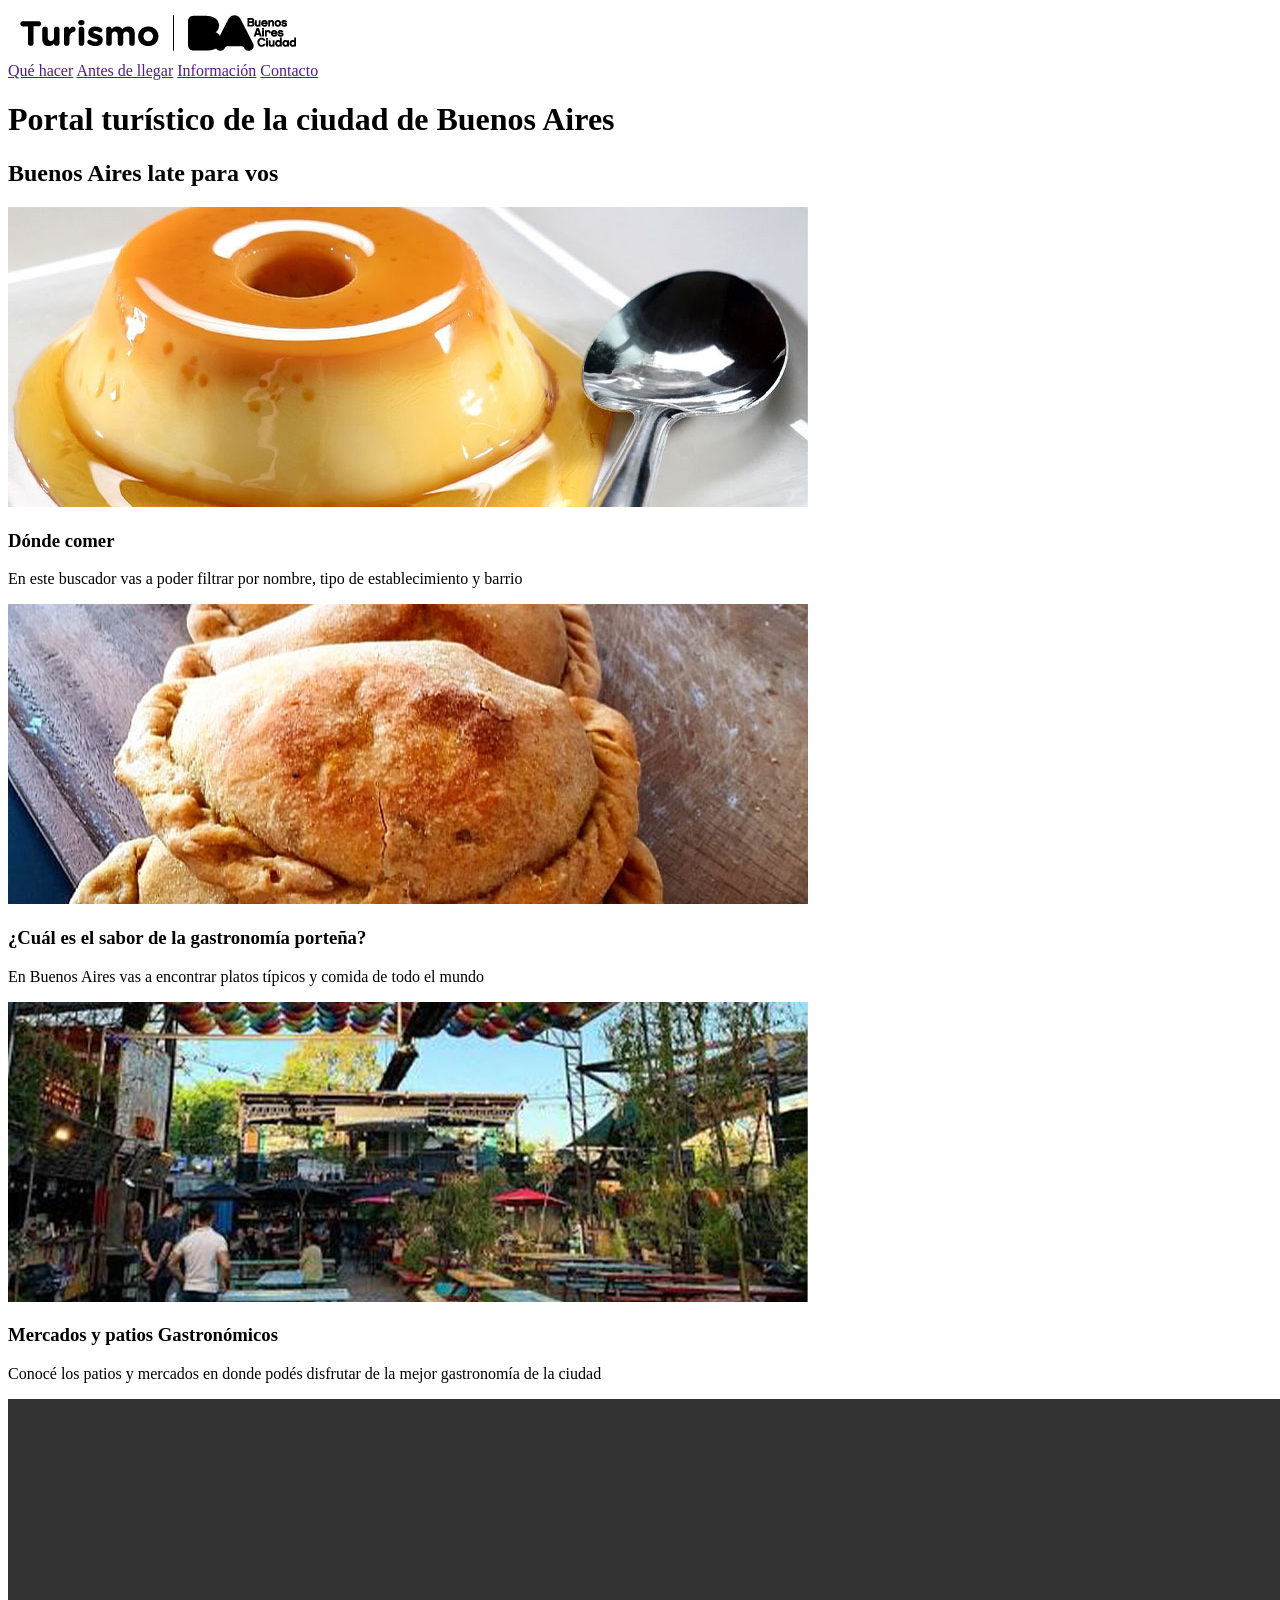
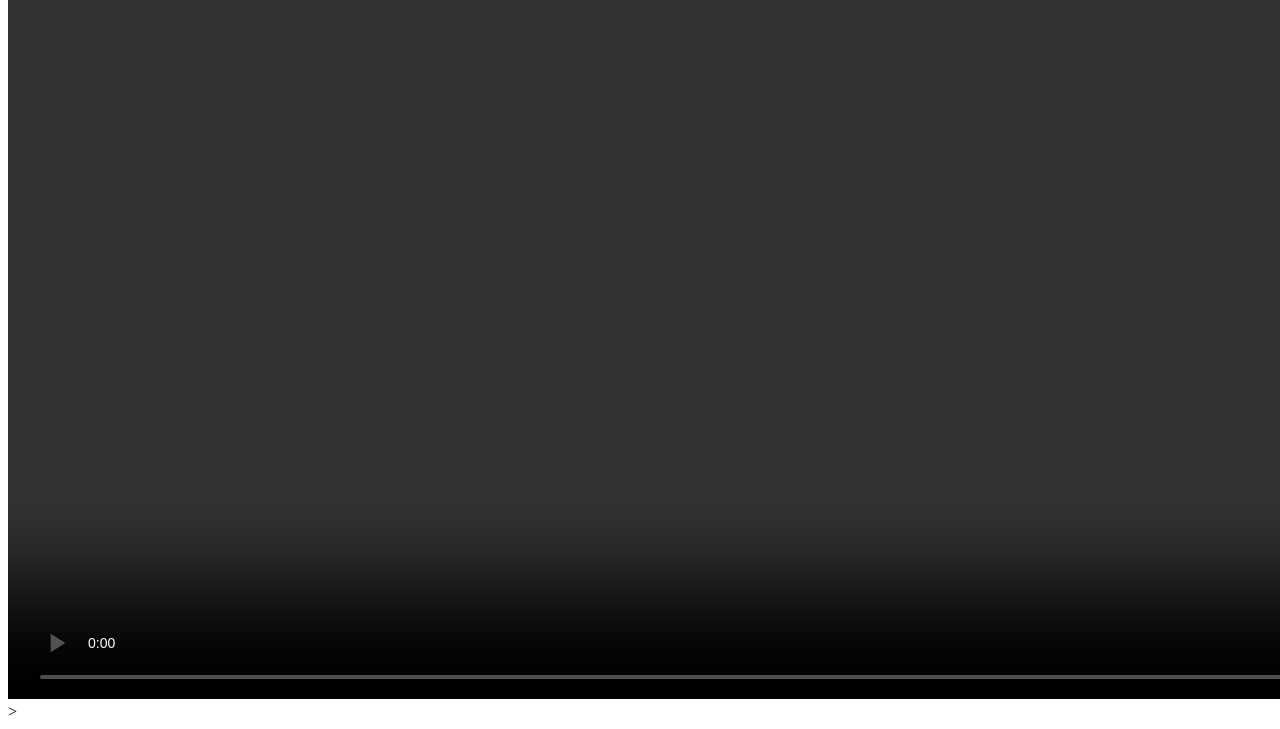
<file: ejercicio-1/index.html>
<!DOCTYPE html>
<html lang="es">
<head>
    <meta charset="UTF-8">
    <META name="viewport" content="width=device-width, initial=1.0">
    <title>Turismo Buenos Aires Ciudad - Sitio Oficial de Información</title>

    <meta name="desription" content="Descrubí qué hacer en Buenos Aires. Información útil antes de llegar, guías de alojamiento, atractivos turísticos, agenda cultural y mapas de ciudad">
    <meta name="robots" content="index, follow">
</head>

<body>

    <!-- Cabecera -->
    <header role="heading">

        <a href="/index.html" rel="home" aria-label="Ir a la página de inicio de Turismo Buenos Aires Ciudad">
            <img src="assets/arrobaturismo-bac-300x150-negro.png" alt="Logotipo oficial de Turismo Buenos Aires Ciudad">
        </a>

        <!-- navegador principal -->
        <nav>
            <uv>
                <a href="">Qué hacer</a>
                <a href="">Antes de llegar</a>
                <a href="">Información</a>
                <a href="">Contacto</a>
            </uv>
        </nav>

    </header>
    
    <!-- Contenido central del sitio --> 
    <main>
        <!-- Título principal -->
        <h1>Portal turístico de la ciudad de Buenos Aires</h1>

        <!-- Principales -->
        <section>
            <h2>Buenos Aires late para vos</h2>

            <div>

                <article rol="article">
                    <img src="assets/flan-corregida.jpg" alt="Flan con dulce de leche">
                    <h3>Dónde comer</h3>
                    <p>En este buscador vas a poder filtrar por nombre, tipo de establecimiento y barrio</p>
                    <a href="" arial-label=""></a>
                </article>

                <article rol="article">
                    <img src="assets/empanadas-corregidas.jpg" alt="Empanadas horneadas porteñas">
                    <h3>¿Cuál es el sabor de la gastronomía porteña?</h3>
                    <p>En Buenos Aires vas a encontrar platos típicos y comida de todo el mundo</p>
                    <a href="" arial-label=""></a>
                </article>

                <article rol="article">
                    <img src="assets/patios-corregida.jpg" alt="Patio de comidas los lecheros en Caballito">
                    <h3>Mercados y patios Gastronómicos</h3>
                    <p>Conocé los patios y mercados en donde podés disfrutar de la mejor gastronomía de la ciudad</p>
                    <a href="" arial-label=""></a>
                </article>

            </div>

            

        </section>

        <!-- Contenido multimedia -->
        <section>
          <video controls loop width="1600" height="900"> 
            <source src="assets/video buenos aires.mp4" type="video/mp4">
          </video>>
        </section>

    </main>

</body>


</html>
</file>
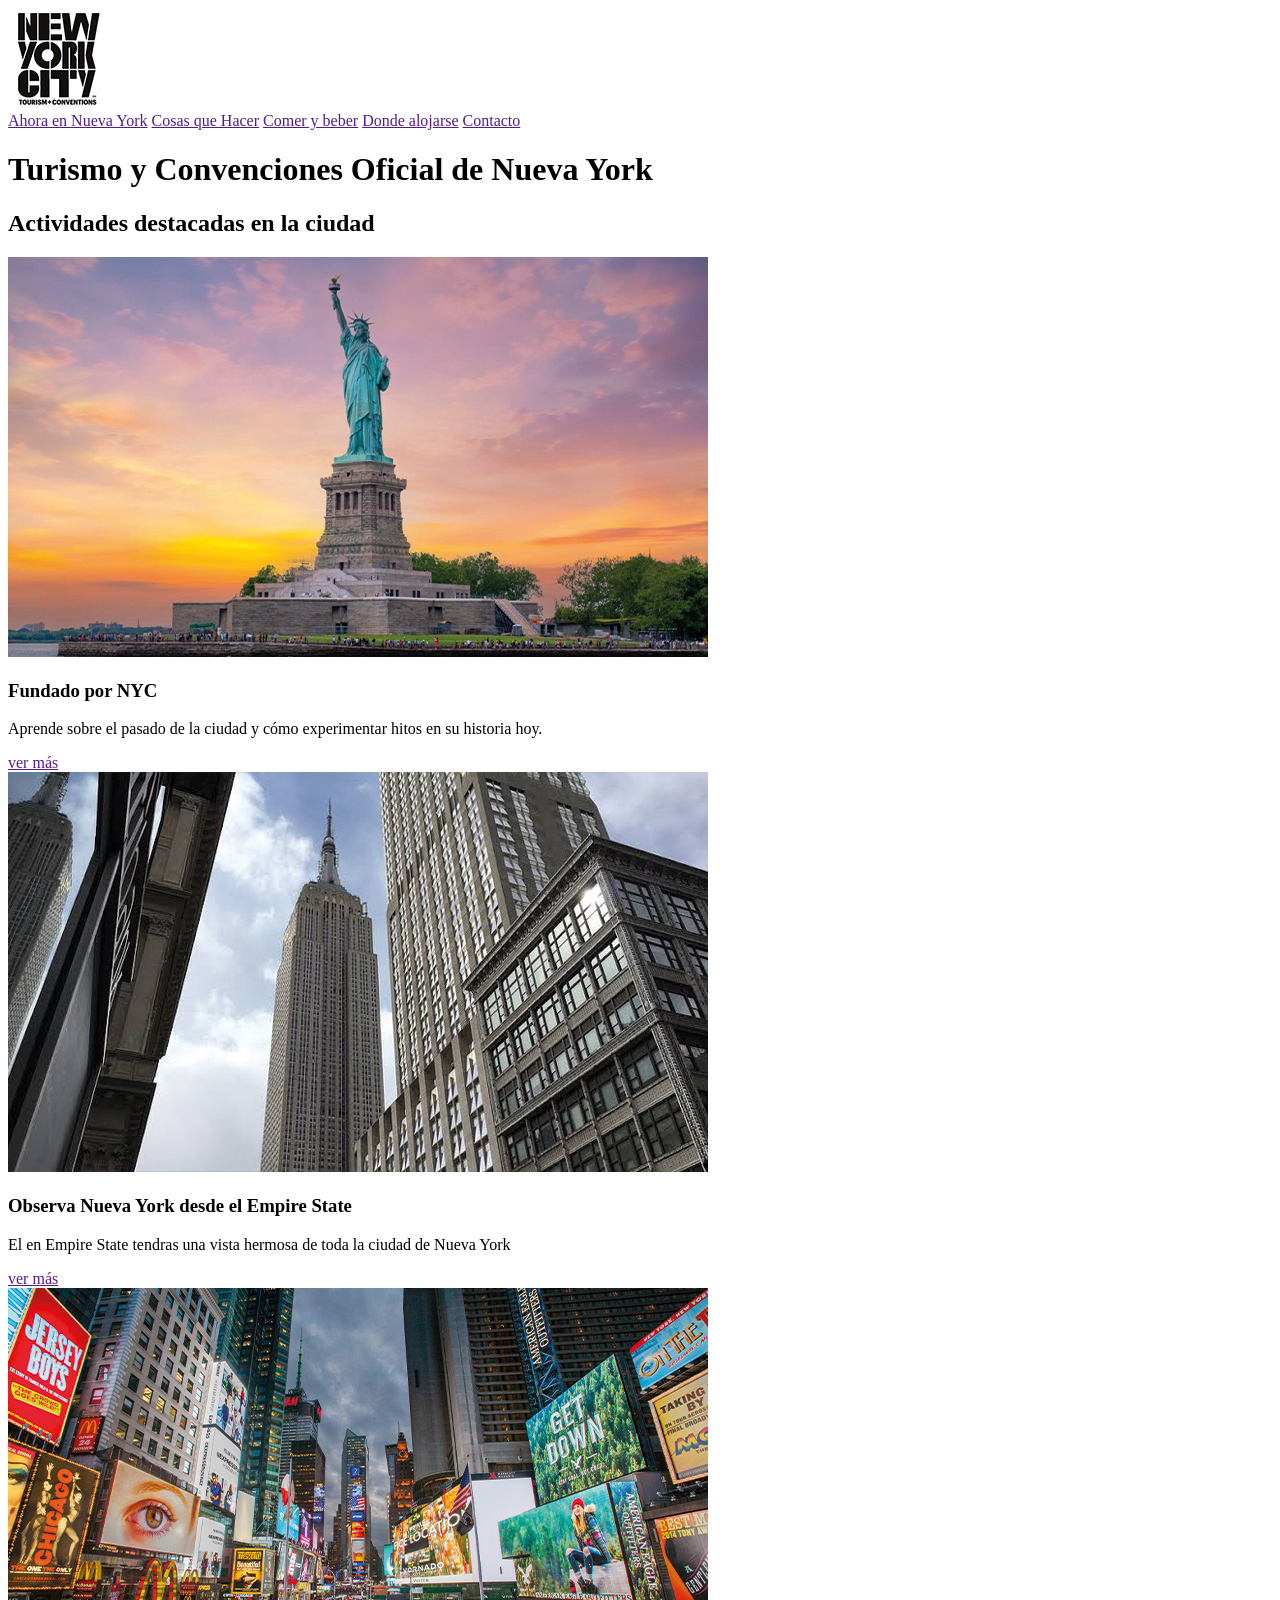
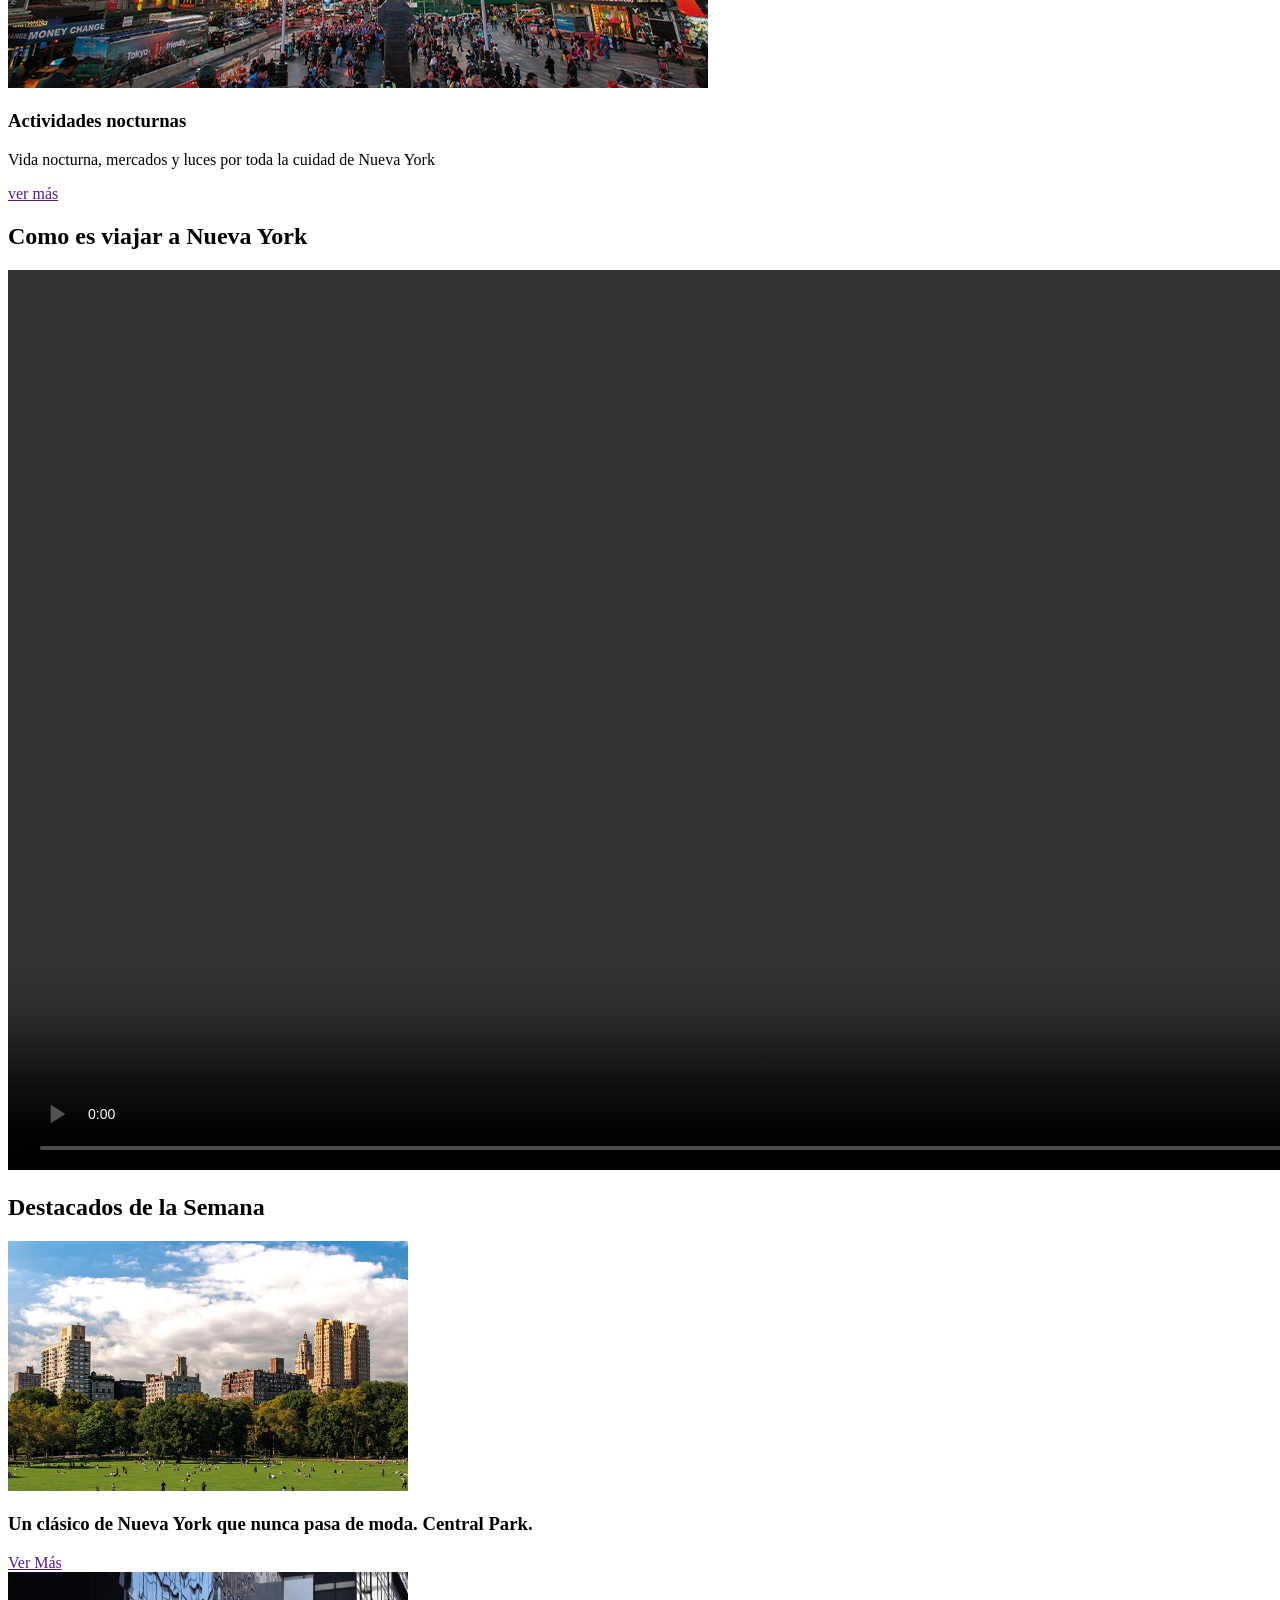
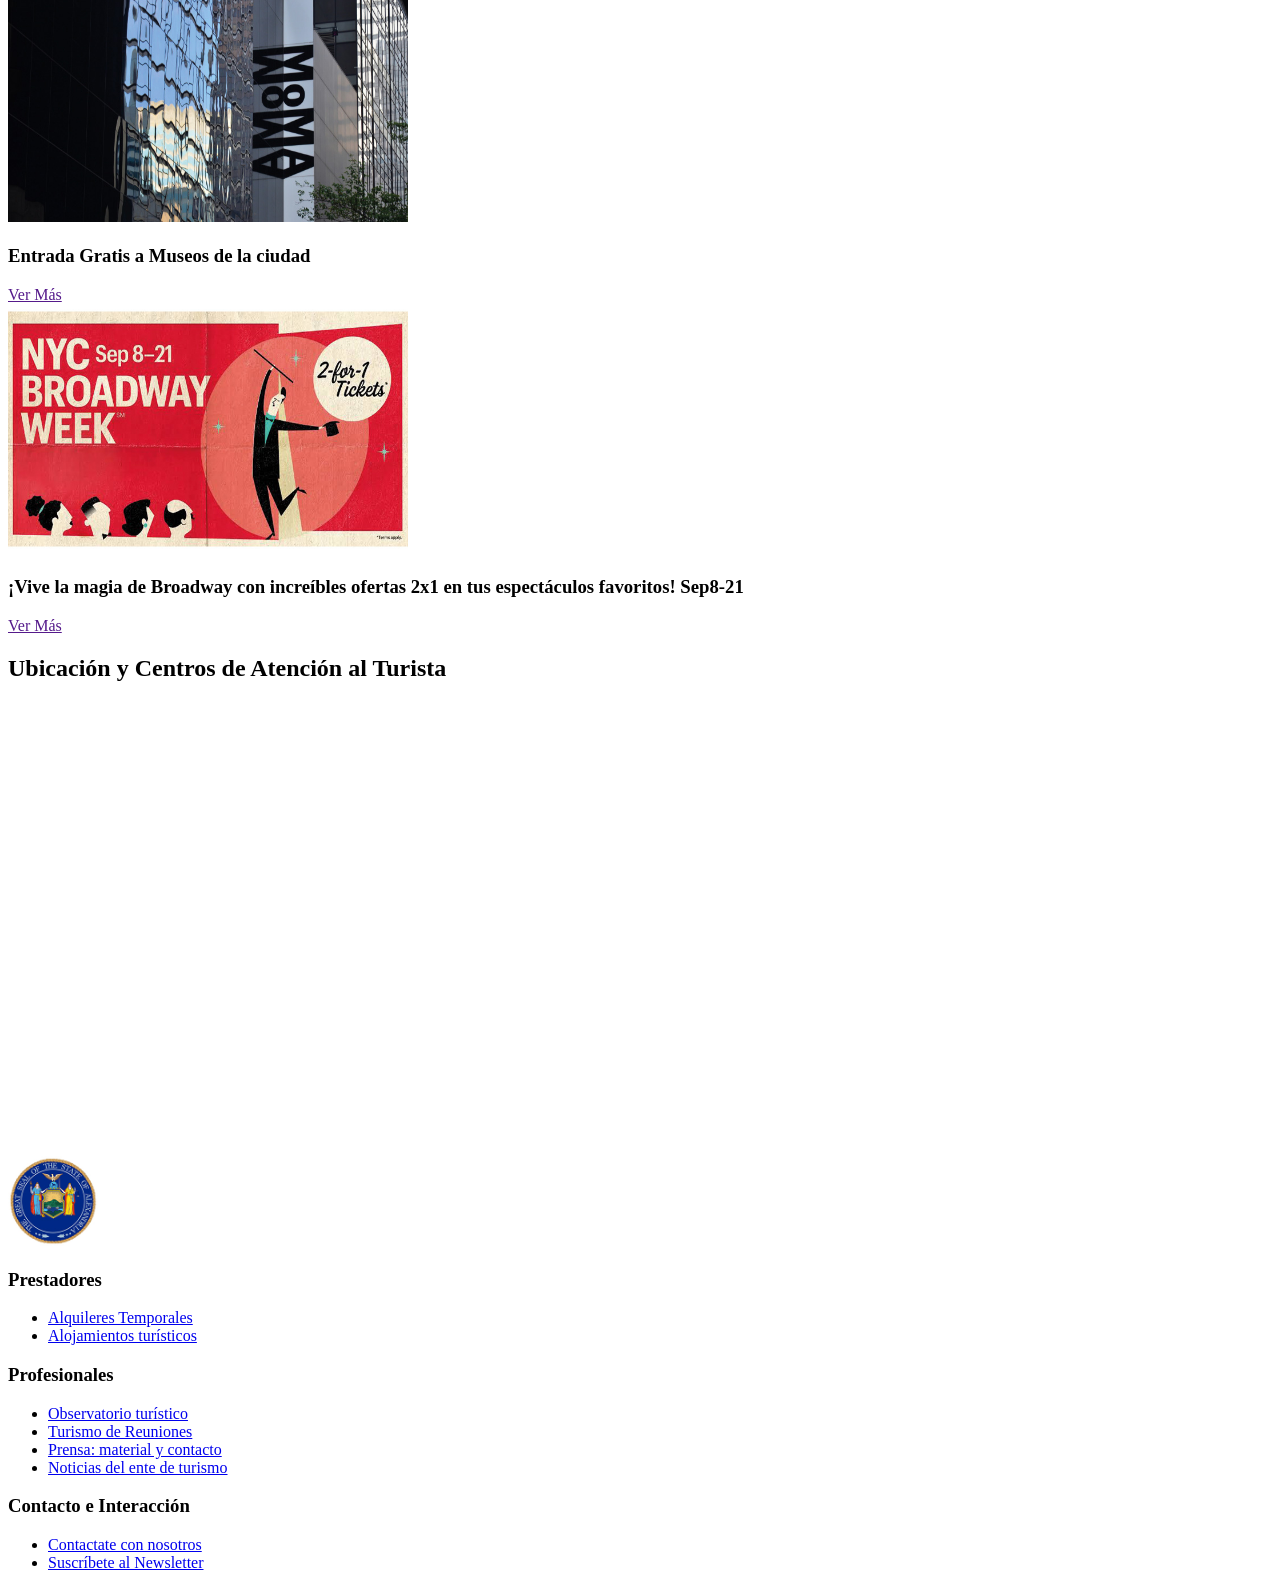
<file: tarea-01/index.html>
<!DOCTYPE html>
<html lang="es">
    <head>
        <meta charset="UTF-8">
        <meta name="viewport" content="width, initial-scale:1.0">
        <title>Turismo y convenciones en NYC - Sitio Oficial de Información Turística</title>
        <meta name="description" content="¿Qué hay de bueno en NYC? Desde cobertura de las últimas atracciones en los cinco distritos hasta ofertas en entradas para espectáculos de Broadway.">
        <meta name="robots" content="index, follow">
    </head>

    <body>

        <!-- Cabecera principal del sitio -->
        <header>
            <!-- Logo del sitio 
            href-> la dirección a donde voy al dar clic  
            -->
            <a href="index.html" aria-label="Ir a la página de inicio de Turismo y convenciones en NYC">
                <img src="assets/Logo-TurismoConvencionesNYC.jpg" alt="Logotipo oficial de Turismo y convenciones en NYC">
            </a>

            <!-- Navegador principal -->
            <nav role="navigation" aria-label="Menu principal">
                  <a href="">Ahora en Nueva York</a>
                  <a href="">Cosas que Hacer</a>
                  <a href="">Comer y beber</a>
                  <a href="">Donde alojarse</a>
                  <a href="">Contacto</a>
            </nav>

        </header>



        <!-- Contenido principal del sitio -->
        <main role="main">

            <h1>Turismo y Convenciones Oficial de Nueva York</h1>

            <!-- Actividades destacadas-->
            <section>
                <h2>Actividades destacadas en la ciudad</h2>
                
                <div>

                    <!-- tarjeta -->
                    <article role="article">
                        <img src="assets/EstatuadelaLibertad.jpg" alt="Estatua de la Libertad">
                        <h3>Fundado por NYC</h3>
                        <p>Aprende sobre el pasado de la ciudad y cómo experimentar hitos en su historia hoy.</p>
                        <a href="" aria-label="Ir al buscador de tours por la Estatua de la Libertad">ver más</a>
                    </article>

                    <!-- tarjeta -->
                    <article role="article">
                        <img src="assets/EmpireStateBuilding.jpg" alt="Edificio Empire State">
                        <h3>Observa Nueva York desde el Empire State</h3>
                        <p>El en Empire State tendras una vista hermosa de toda la ciudad de Nueva York</p>
                        <a href="" aria-label="Información para subir al observador del Empire State">ver más</a>
                    </article>

                    <!-- tarjeta -->
                    <article role="article">
                        <img src="assets/TimeSquareNoche.jpg" alt="Time Square de noche">
                        <h3>Actividades nocturnas</h3>
                        <p>Vida nocturna, mercados y luces por toda la cuidad de Nueva York</p>
                        <a href="" aria-label="Ver más información sobre mercados en NYC">ver más</a>
                    </article>


                </div>

            </section>
            <!-- Fin de actividades destacadas-->

            <!-- Contenido Multimedia -->
            <section>
                <h2>Como es viajar a Nueva York</h2>
                <div>
                    <video controls autoplay loop width="1600" height="900" aria-label="Video sobre la ciudad de Buenos Aires">
                        <source src="assets/NYC video oficial.mp4" type="video/mp4">
                    </video>
                </div>
            </section>
            <!-- Fin de Contenido Multimedia -->



            <!-- Contenidos Destacados -->
            <section>
                <h2>Destacados de la Semana</h2>
                <div>
                    
                    <!-- Tarjeta Destacada 1 -->
                    <article role="article">
                        <img src="assets/CentralPark.jpg" alt="Parque Central Park" width="400" height="250">
                        <h3>Un clásico de Nueva York que nunca pasa de moda. Central Park.</h3>
                        <a href="" aria-label="Ver más sobre las actividades dentro del Central Park">Ver Más</a>
                    </article>

                    <!-- Tarjeta Destacada 2 -->
                    <article role="article">
                        <img src="assets/MuseoMoma.jpg" alt="Museo Moma de Nueva York" width="400" height="250">
                        <h3>Entrada Gratis a Museos de la ciudad</h3>
                        <a href="" aria-label="Ver más sobre los circuitos de museos gratuitos">Ver Más</a>
                    </article>

                    <!-- Tarjeta Destacada 3 -->
                    <article role="article">
                        <img src="assets/BroadwayWeek.jpg" alt="NYC Broadway Week" width="400" height="250">
                        <h3>¡Vive la magia de Broadway con increíbles ofertas 2x1 en tus espectáculos favoritos! Sep8-21</h3>
                        <a href="" aria-label="Ver más sobre la semana de Broadway">Ver Más</a>
                    </article>

                </div>
            </section>


            <!-- Ubicación Geográfica -->
            <section aria-labelledby="titulo-mapa">
                <h2 id="titulo-mapa">Ubicación y Centros de Atención al Turista</h2>
                <div class="map-container">
                    <iframe 
                        src="https://www.google.com/maps/embed?pb=!1m18!1m12!1m3!1d59234.11756901483!2d-74.0041477570935!3d40.7783224235515!2m3!1f0!2f0!3f0!3m2!1i1024!2i768!4f13.1!3m3!1m2!1s0x89c2589a018531e3%3A0xb9df1f7387a94119!2sCentral%20Park!5e0!3m2!1ses!2sco!4v1787107496280!5m2!1ses!2sco" 
                        width="100%" 
                        height="450" 
                        style="border:0;" 
                        allowfullscreen="" 
                        loading="lazy" 
                        referrerpolicy="no-referrer-when-downgrade"
                        title="Mapa interactivo de la Ciudad de Nueva York con la ubicación del Central Park">
                    </iframe>
                </div>
            </section>

        </main>

        <!-- Pie de Página Institucional -->
    <footer role="contentinfo">

            <!-- Identificador Institucional del Footer -->
            <div class="footer-brand">
                <img src="assets/GobiernodeNYC.jpg" alt="Logotipo oficial del Gobierno de la Ciudad de Nueva York" width="90" height="90">
            </div>

            <!-- Columnas de Enlaces del Footer -->
            <div>
                
                <!-- Lista 1: Prestadores -->
                <nav>
                    <h3 id="footer-prestadores">Prestadores</h3>
                    <ul>
                        <li><a href="/alquileres-temporales">Alquileres Temporales</a></li>
                        <li><a href="/alojamientos-turisticos">Alojamientos turísticos</a></li>
                    </ul>
                </nav>

                <!-- Lista 2: Profesionales -->
                <nav>
                    <h3 id="footer-profesionales">Profesionales</h3>
                    <ul>
                        <li><a href="/observatorio-turistico">Observatorio turístico</a></li>
                        <li><a href="/turismo-reuniones">Turismo de Reuniones</a></li>
                        <li><a href="/prensa-contacto">Prensa: material y contacto</a></li>
                        <li><a href="/noticias-ente">Noticias del ente de turismo</a></li>
                    </ul>
                </nav>

                <!-- Lista 3: Interacción y Contacto -->
                <nav>
                    <h3 id="footer-contacto">Contacto e Interacción</h3>
                    <ul>
                        <li><a href="/contactate-con-nosotros">Contactate con nosotros</a></li>
                        <li><a href="/suscribete-newsletter" aria-label="Ir al formulario para suscribirse al Newsletter oficial">Suscríbete al Newsletter</a></li>
                    </ul>
                </nav>

            </div>
    </footer>

    </body>

</html>
</file>
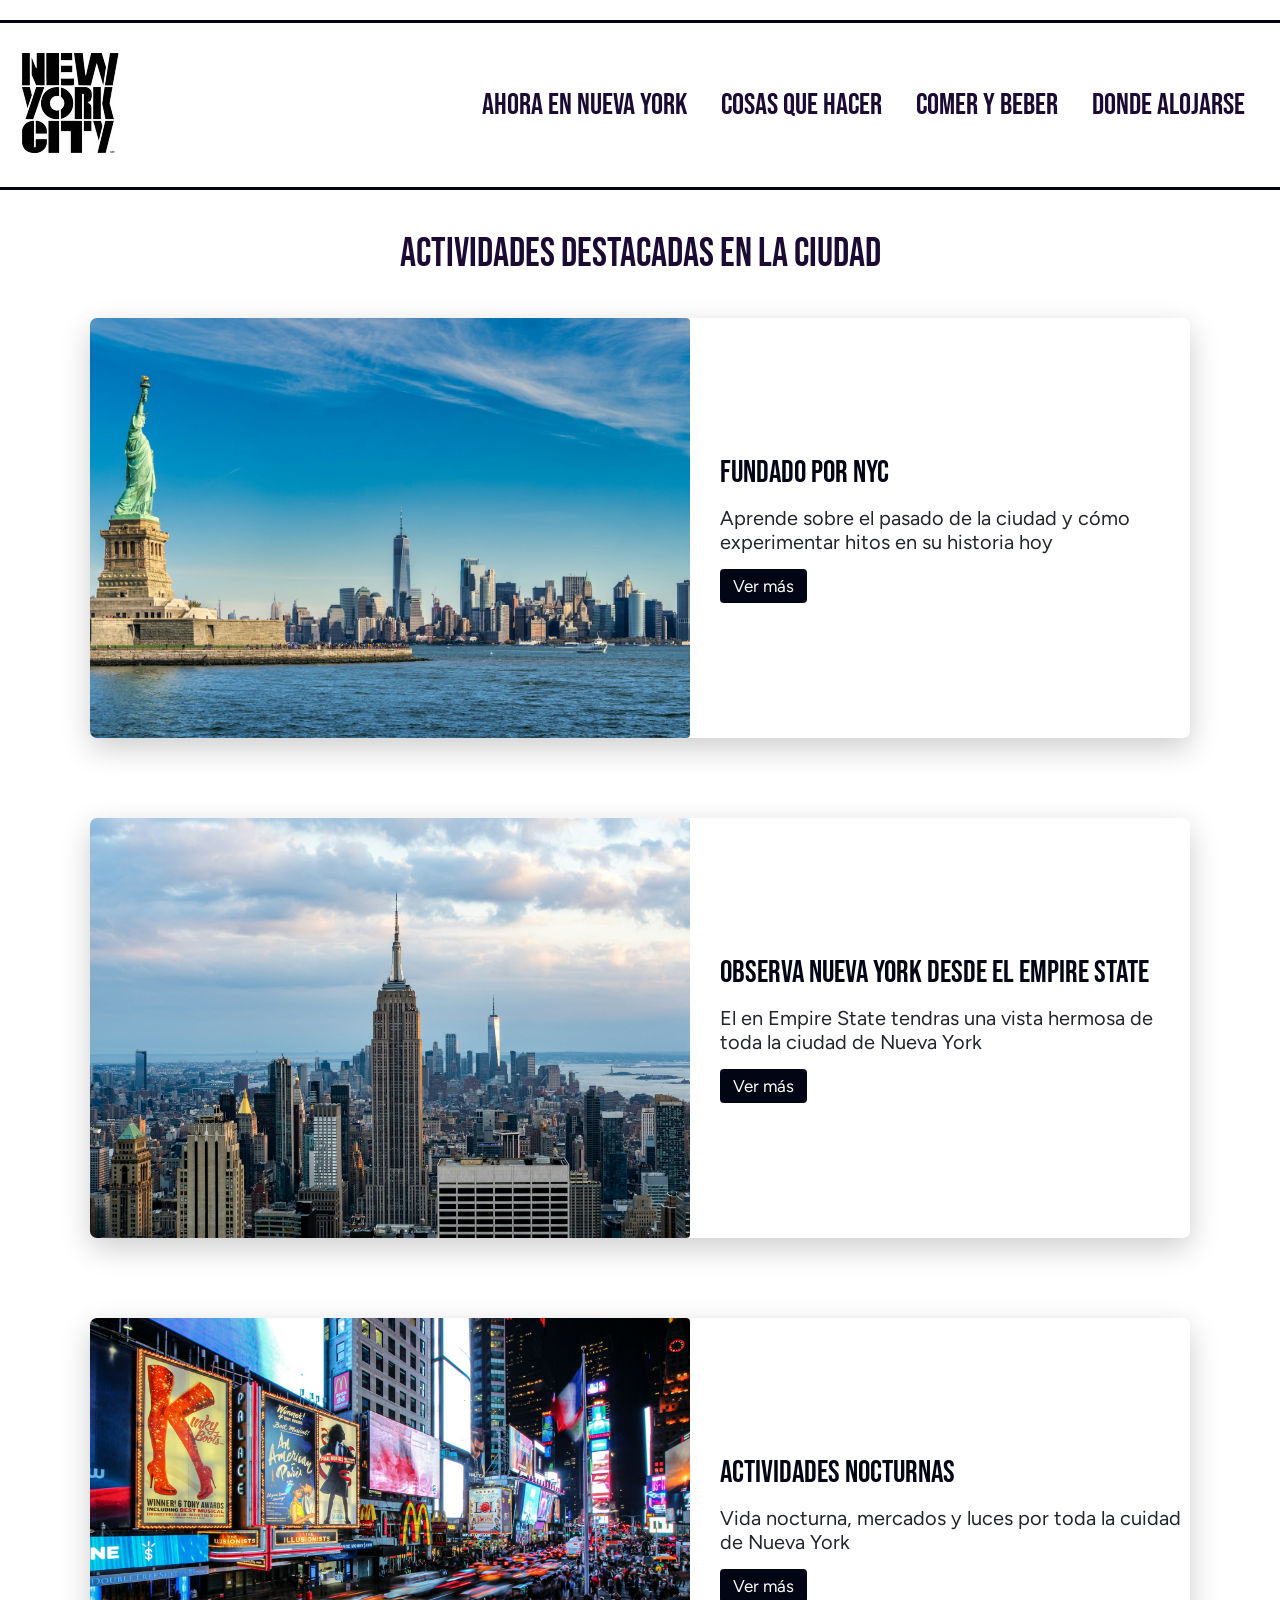
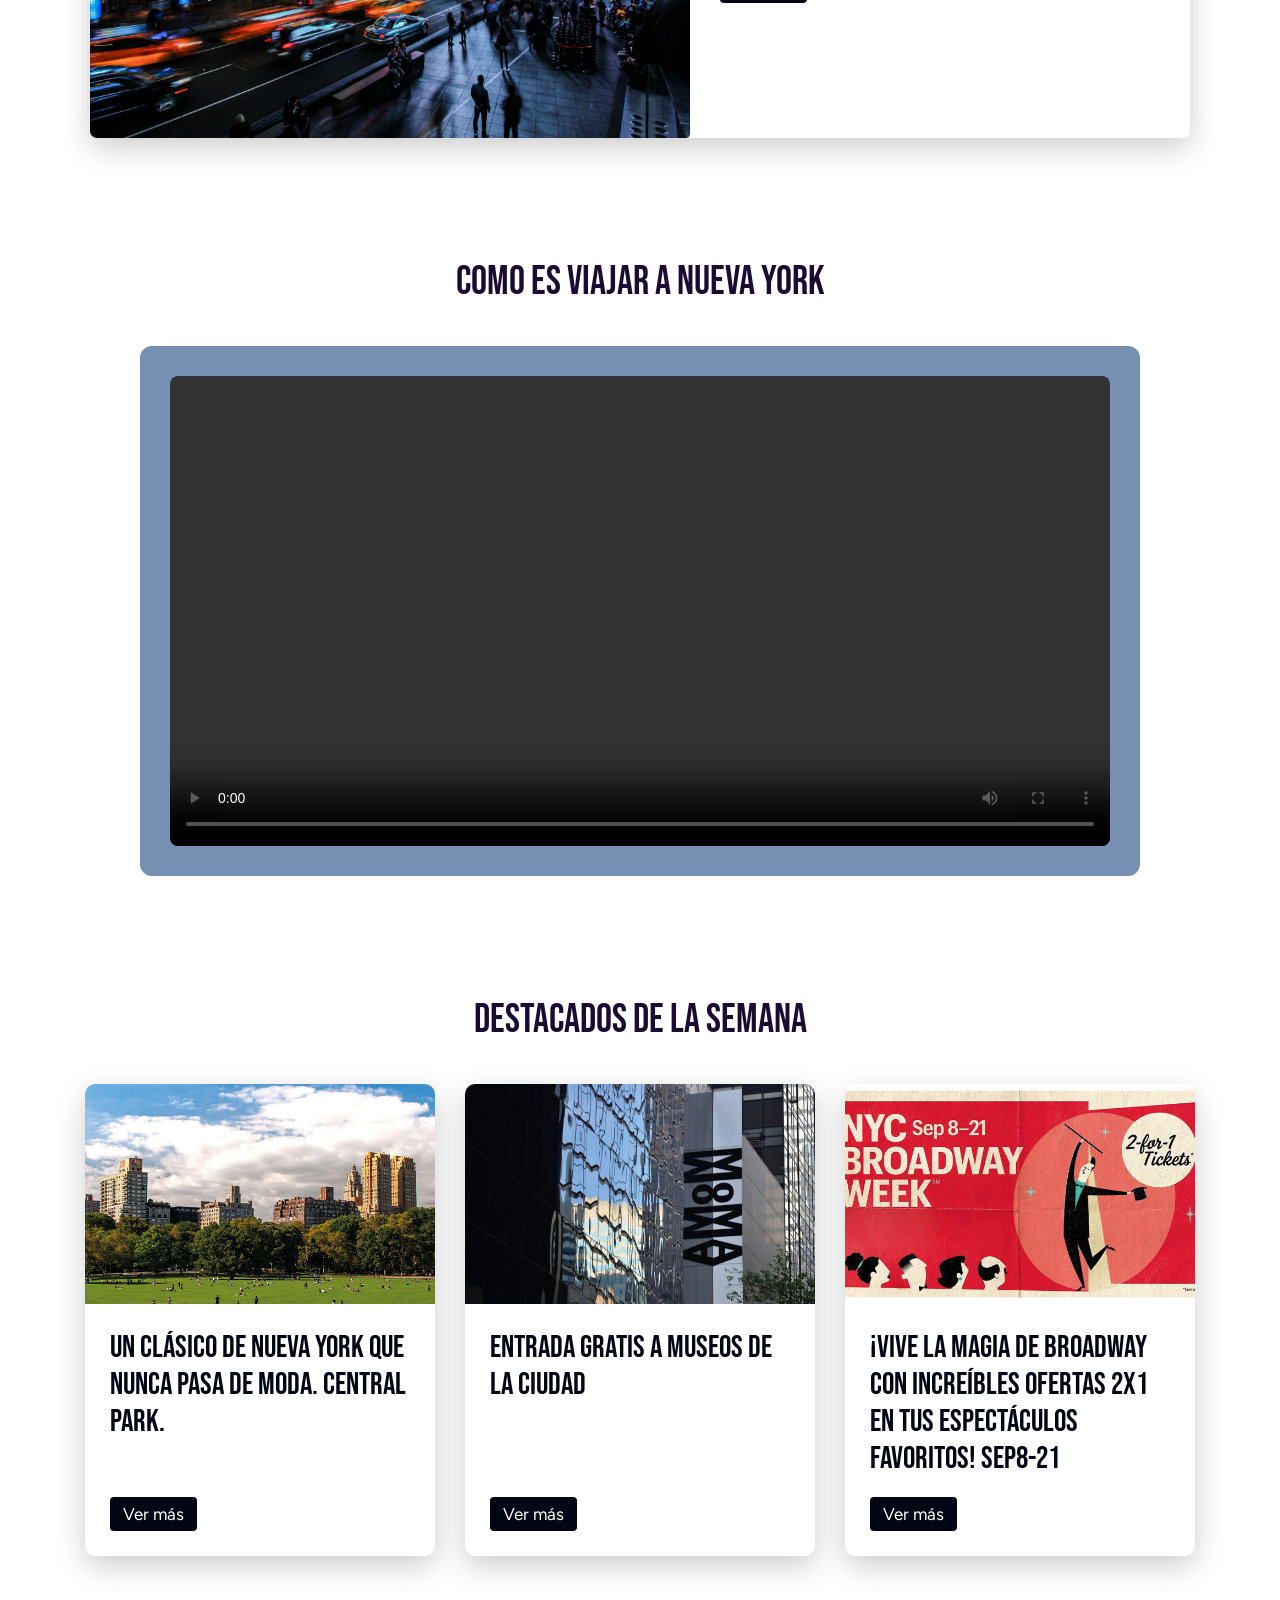
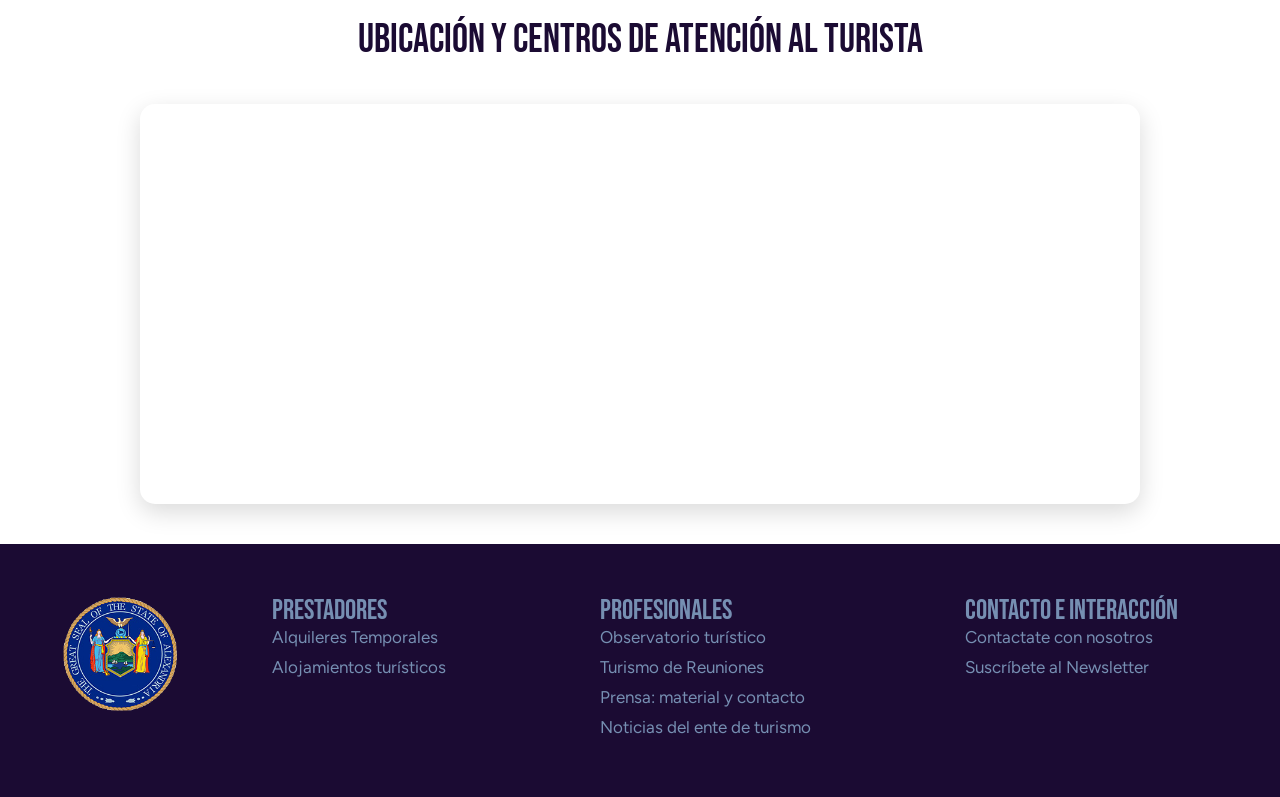
<file: tarea-02/index.html>
<!DOCTYPE html>
<html lang="es">
    <head>
        <meta charset="UTF-8">
        <meta name="viewport" content="width, initial-scale:1.0">
        <title>Turismo y convenciones en NYC - Sitio Oficial de Información Turística</title>
        <meta name="description" content="¿Qué hay de bueno en NYC? Desde cobertura de las últimas atracciones en los cinco distritos hasta ofertas en entradas para espectáculos de Broadway.">
        <meta name="robots" content="index, follow">

        <!--enlazar el CSS-->
        <link href="style.css" rel="stylesheet">

        <!--google font-->
        <link rel="preconnect" href="https://fonts.googleapis.com">
        <link rel="preconnect" href="https://fonts.gstatic.com" crossorigin>
        <link href="https://fonts.googleapis.com/css2?family=Bebas+Neue&family=Figtree:ital,wght@0,300..900;1,300..900&display=swap" rel="stylesheet">
    </head>

    <body>

        <!-- Cabecera principal del sitio -->
        <header id="cabecera-principal">
            <!-- Logo del sitio 
            href-> la dirección a donde voy al dar clic  
            -->
            <a href="index.html" aria-label="Ir a la página de inicio de Turismo y convenciones en NYC">
                <img src="assets/Logo-Pagina.jpg" alt="Logotipo oficial de Turismo y convenciones en NYC">
            </a>

            <!-- Navegador principal -->
            <nav role="navigation" aria-label="Menu principal">
                  <a href="" class="boton-principal">Ahora en Nueva York</a>
                  <a href="" class="boton-principal">Cosas que Hacer</a>
                  <a href="" class="boton-principal">Comer y beber</a>
                  <a href="" class="boton-principal">Donde alojarse</a>
            </nav>

        </header>



        <!-- Contenido principal del sitio -->
        <main role="main">

            <h1 class="texto-oculto" aria-hidden="true">Turismo y Convenciones Oficial de Nueva York</h1>

            <!-- Actividades destacadas-->
            <section id="area-destacadas">
                <h2 class="titulo-principal">Actividades destacadas en la ciudad</h2>
                
                <div class="elements-row">

                    <!-- tarjeta -->
                    <article role="article" class="articulo-index">
                        <img src="assets/EstatuaLibertad.jpg" alt="Estatua de la Libertad">
                        <div>
                            <h3 class="titulo-secundario">Fundado por NYC</h3>
                            <p class="parrafo">Aprende sobre el pasado de la ciudad y cómo experimentar hitos en su historia hoy</p>
                            <a href="" aria-label="Ir al buscador de tours por la Estatua de la Libertad" class="boton-vermas">Ver más</a>
                        </div>
                    </article>

                    <!-- tarjeta -->
                    <article role="article" class="articulo-index">
                        <img src="assets/EmpireStates.jpg" alt="Edificio Empire State">
                        <div>
                            <h3 class="titulo-secundario">Observa Nueva York desde el Empire State</h3>
                            <p class="parrafo">El en Empire State tendras una vista hermosa de toda la ciudad de Nueva York</p>
                            <a href="" aria-label="Información para subir al observador del Empire State" class="boton-vermas">Ver más</a>
                        </div>
                    </article>

                    <!-- tarjeta -->
                    <article role="article" class="articulo-index">
                        <img src="assets/TimesSquare.jpg" alt="Time Square de noche">
                        <div>
                            <h3 class="titulo-secundario">Actividades nocturnas</h3>
                            <p class="parrafo">Vida nocturna, mercados y luces por toda la cuidad de Nueva York</p>
                            <a href="" aria-label="Ver más información sobre mercados en NYC" class="boton-vermas">Ver más</a>
                        </div>
                    </article>


                </div>

            </section>
            <!-- Fin de actividades destacadas-->

            <!-- Contenido Multimedia -->
            <section id="area-experiencias">
                <h2 class="titulo-principal">Como es viajar a Nueva York</h2>
                <div class="cuadrado-video">
                    <video controls autoplay loop width="1600" height="900" aria-label="Video sobre la ciudad de Buenos Aires">
                        <source src="assets/NYC video oficial.mp4" type="video/mp4">
                    </video>
                </div>
            </section>
            <!-- Fin de Contenido Multimedia -->



            <!-- Contenidos Destacados -->
            <section id="area-semanales">
                <h2 class="titulo-principal">Destacados de la Semana</h2>

                <div>
                    
                    <!-- Tarjeta Destacada 1 -->
                    <article role="article" class="articulo2-index">
                        <img src="assets/CentralPark.jpg" alt="Parque Central Park" width="400" height="250">
                        <div>
                        <h3 class="titulo-secundario">Un clásico de Nueva York que nunca pasa de moda. Central Park.</h3>
                        <a href="" aria-label="Ver más sobre las actividades dentro del Central Park" class="boton-vermas">Ver más</a>
                        </div>
                    </article>

                    <!-- Tarjeta Destacada 2 -->
                    <article role="article" class="articulo2-index">
                        <img src="assets/MuseoMoma.jpg" alt="Museo Moma de Nueva York" width="400" height="250">
                        <div>
                        <h3 class="titulo-secundario">Entrada Gratis a Museos de la ciudad</h3>
                        <a href="" aria-label="Ver más sobre los circuitos de museos gratuitos" class="boton-vermas">Ver más</a>
                        </div>
                    </article>

                    <!-- Tarjeta Destacada 3 -->
                    <article role="article" class="articulo2-index">
                        <img src="assets/BroadwayWeek.jpg" alt="NYC Broadway Week" width="400" height="250">
                        <div>
                        <h3 class="titulo-secundario">¡Vive la magia de Broadway con increíbles ofertas 2x1 en tus espectáculos favoritos! Sep8-21</h3>
                        <a href="" aria-label="Ver más sobre la semana de Broadway" class="boton-vermas">Ver más</a>
                        </div>
                    </article>

                </div>
            </section>


            <!-- Ubicación Geográfica -->
            <section aria-labelledby="titulo-mapa">
                <h2 class="titulo-principal">Ubicación y Centros de Atención al Turista</h2>
                <div class="map-container">
                    <iframe 
                        src="https://www.google.com/maps/embed?pb=!1m18!1m12!1m3!1d59234.11756901483!2d-74.0041477570935!3d40.7783224235515!2m3!1f0!2f0!3f0!3m2!1i1024!2i768!4f13.1!3m3!1m2!1s0x89c2589a018531e3%3A0xb9df1f7387a94119!2sCentral%20Park!5e0!3m2!1ses!2sco!4v1787107496280!5m2!1ses!2sco" 
                        width="100%" 
                        height="450" 
                        style="border:0;" 
                        allowfullscreen="" 
                        loading="lazy" 
                        referrerpolicy="no-referrer-when-downgrade"
                        title="Mapa interactivo de la Ciudad de Nueva York con la ubicación del Central Park">
                    </iframe>
                </div>
            </section>

        </main>

        <!-- Pie de Página Institucional -->
    <footer role="contentinfo">

            <!-- Identificador Institucional del Footer -->
            <div class="footer-brand">
                <img src="assets/GobiernodeNYC.png" alt="Logotipo oficial del Gobierno de la Ciudad de Nueva York" width="90" height="90">
            </div>

            <!-- Columnas de Enlaces del Footer -->
            <div>
                
                <!-- Lista 1: Prestadores -->
                <nav>
                    <h3 id="footer-prestadores" class="titulo-secundario2">Prestadores</h3>
                    <ul>
                        <li><a href="/alquileres-temporales" class="parrafo2">Alquileres Temporales</a></li>
                        <li><a href="/alojamientos-turisticos" class="parrafo2">Alojamientos turísticos</a></li>
                    </ul>
                </nav>

                <!-- Lista 2: Profesionales -->
                <nav>
                    <h3 id="footer-profesionales" class="titulo-secundario2">Profesionales</h3>
                    <ul>
                        <li><a href="/observatorio-turistico" class="parrafo2">Observatorio turístico</a></li>
                        <li><a href="/turismo-reuniones" class="parrafo2">Turismo de Reuniones</a></li>
                        <li><a href="/prensa-contacto" class="parrafo2">Prensa: material y contacto</a></li>
                        <li><a href="/noticias-ente" class="parrafo2">Noticias del ente de turismo</a></li>
                    </ul>
                </nav>

                <!-- Lista 3: Interacción y Contacto -->
                <nav>
                    <h3 id="footer-contacto" class="titulo-secundario2">Contacto e Interacción</h3>
                    <ul>
                        <li><a href="/contactate-con-nosotros" class="parrafo2">Contactate con nosotros</a></li>
                        <li><a href="/suscribete-newsletter" aria-label="Ir al formulario para suscribirse al Newsletter oficial" class="parrafo2">Suscríbete al Newsletter</a></li>
                    </ul>
                </nav>

            </div>
    </footer>

    </body>

</html>
</file>
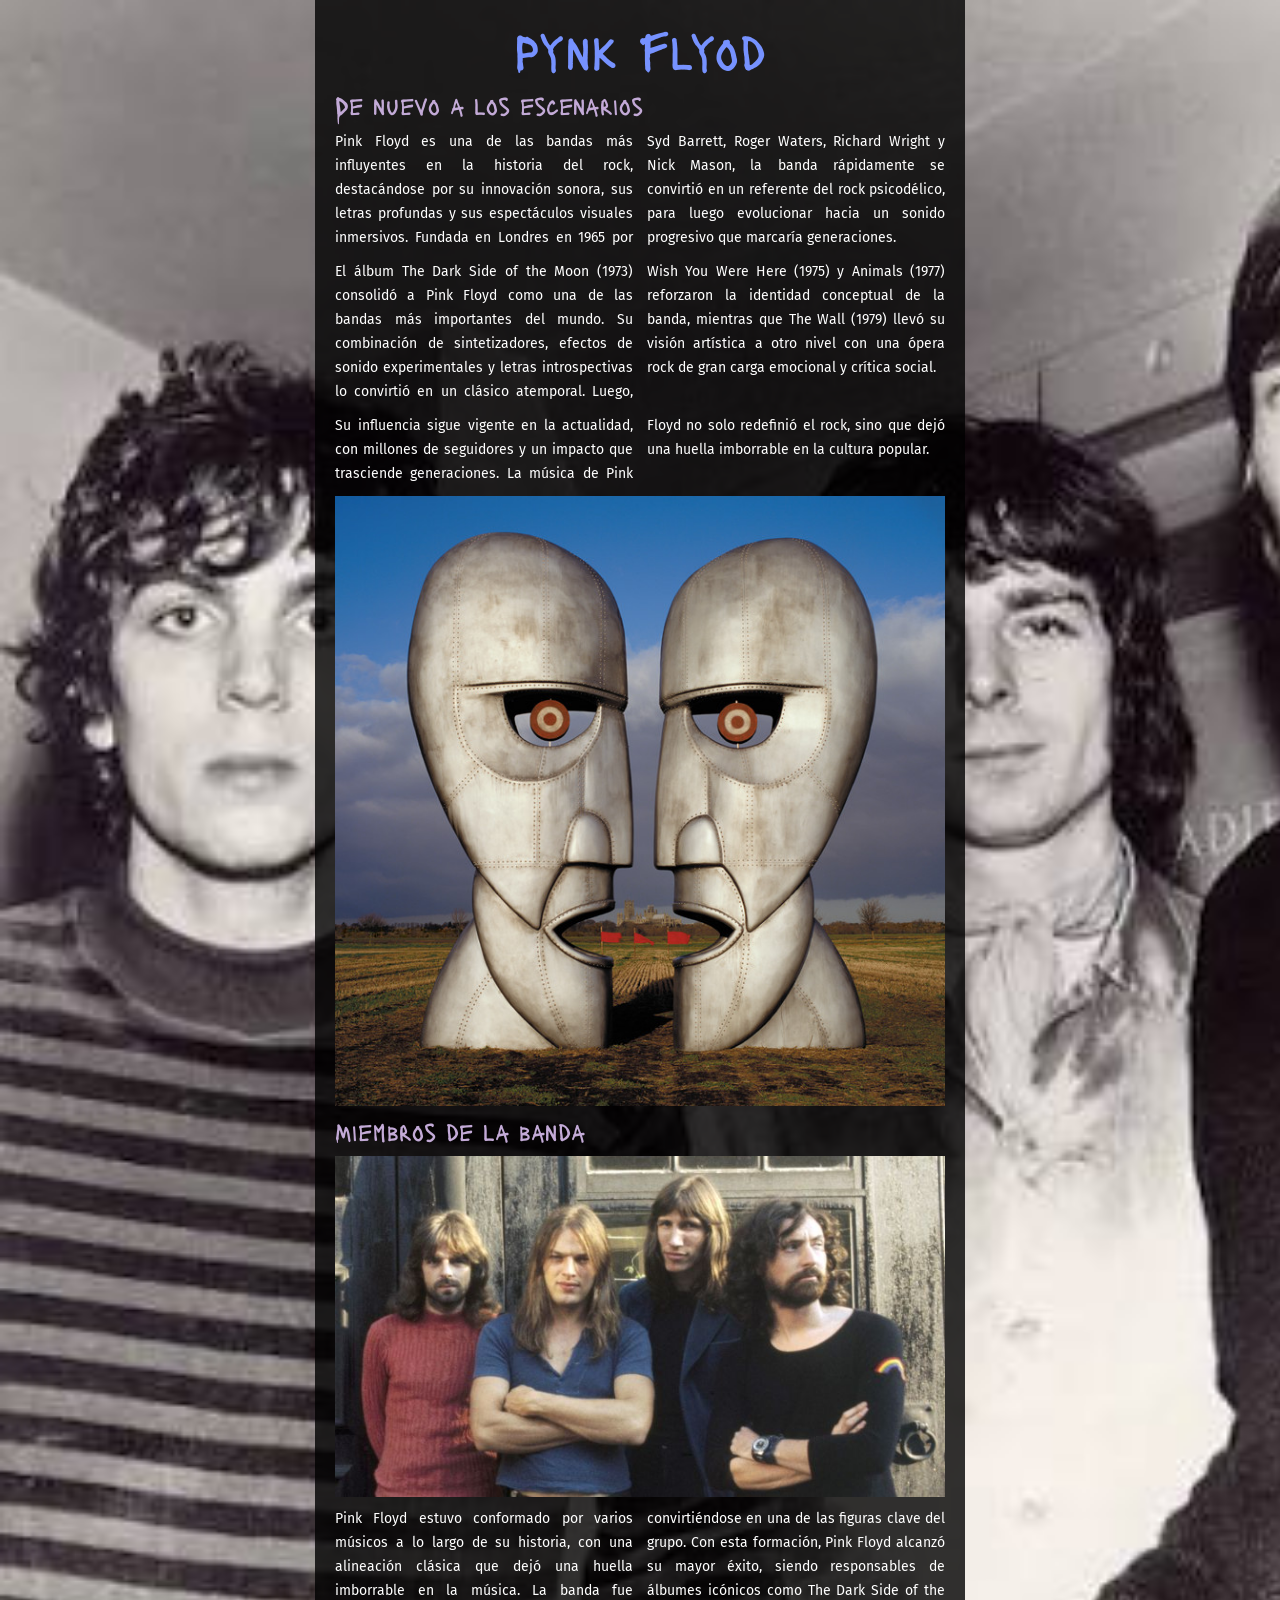
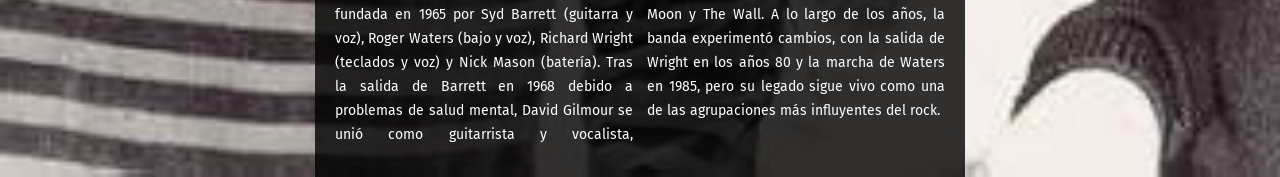
<file: ejercicio-2/home.html>
<!DOCTYPE html>
<html lang="es">
    <head>
        <meta charset="UTF-8">
        <meta name="viewport" content="width, initial-scale:1.0">
        <title>Pynk Floyd - Historia</title>
        <meta name="description" content="Página dedicada a la mítica banda de rock progresivo Pynk Floyd">
        <meta name="robots" content="index, follow">
        <!--Enlazo mi CSS-->
        <link rel="stylesheet" href="style.css">
        <!-- Enlazar fuentes de Google -->
        <link rel="preconnect" href="https://fonts.googleapis.com">
        <link rel="preconnect" href="https://fonts.gstatic.com" crossorigin>

        <link href="https://fonts.googleapis.com/css2?family=Lacquer&display=swap" rel="stylesheet">

        <link href="https://fonts.googleapis.com/css2?family=Fira+Sans:ital,wght@0,100;0,200;0,300;0,400;0,500;0,600;0,700;0,800;0,900;1,100;1,200;1,300;1,400;1,500;1,600;1,700;1,800;1,900&display=swap" rel="stylesheet">
    </head>

    <body>
        <main role="main">
        
            <h1>Pynk Flyod</h1>

            <h2>De nuevo a los escenarios</h2>
            
            <p class="parrafo-pink">Pink Floyd es una de las bandas más influyentes en la historia del rock, destacándose por su innovación sonora, sus letras profundas y sus espectáculos visuales inmersivos. Fundada en Londres en 1965 por Syd Barrett, Roger Waters, Richard Wright y Nick Mason, la banda rápidamente se convirtió en un referente del rock psicodélico, para luego evolucionar hacia un sonido progresivo que marcaría generaciones.</p>

            <p class="parrafo-pink">El álbum The Dark Side of the Moon (1973) consolidó a Pink Floyd como una de las bandas más importantes del mundo. Su combinación de sintetizadores, efectos de sonido experimentales y letras introspectivas lo convirtió en un clásico atemporal. Luego, Wish You Were Here (1975) y Animals (1977) reforzaron la identidad conceptual de la banda, mientras que The Wall (1979) llevó su visión artística a otro nivel con una ópera rock de gran carga emocional y crítica social.</p>

            <p class="parrafo-pink">Su influencia sigue vigente en la actualidad, con millones de seguidores y un impacto que trasciende generaciones. La música de Pink Floyd no solo redefinió el rock, sino que dejó una huella imborrable en la cultura popular.</p>

            <img src="Assets/PinkFloyd.jpg" alt="Fotografía de portada del Dividition Bell, donde dos rostros de metal se miran fijamente">
                       
            <h2>Miembros de la banda</h2>
            
            <img src="Assets/pink_floyd_band.jpg" alt="Fotografía de los miembros de la banda">
            <p class="parrafo-pink">Pink Floyd estuvo conformado por varios músicos a lo largo de su historia, con una alineación clásica que dejó una huella imborrable en la música. La banda fue fundada en 1965 por Syd Barrett (guitarra y voz), Roger Waters (bajo y voz), Richard Wright (teclados y voz) y Nick Mason (batería). Tras la salida de Barrett en 1968 debido a problemas de salud mental, David Gilmour se unió como guitarrista y vocalista, convirtiéndose en una de las figuras clave del grupo. Con esta formación, Pink Floyd alcanzó su mayor éxito, siendo responsables de álbumes icónicos como The Dark Side of the Moon y The Wall. A lo largo de los años, la banda experimentó cambios, con la salida de Wright en los años 80 y la marcha de Waters en 1985, pero su legado sigue vivo como una de las agrupaciones más influyentes del rock.</p>
           
            
        </main>
    </body>
</html>
</file>
<file: tarea-02/style.css>
/* INDICE DE ESTILOS

0. Generales / colores
1. Tipografías
2. Header / Cabecera
3. Enlaces / Botones
4. Areas destacadas
5. Area experiencias (Video)
6. Area semanales
7. Mapa
8. Footer
*/


/* 0. Generales / colores */
*{
    margin: 0;
    padding: 0;
    box-sizing: border-box;
}
:root {
    --color-principal: #1b0b33;
    --color-acento: #768fb2;
    --color-tercer: #020513;  
    --color-texto: #22252c;
}

img{
    width: 100%;
}

.elements-row{
    display: flex;
    flex-direction: column;
    gap: 20px;
}


/* 1. Tipografías */
.titulo-principal{
    font-family: "Bebas Neue", sans-serif;
    font-weight: 400;
    font-style: normal;
    color: var(--color-principal);
    font-size: 40px;
    text-align: center;
}

.titulo-secundario{
    font-family: "Bebas Neue", sans-serif;
    font-weight: 400;
    font-style: normal;
    color: var(--color-tercer);
    font-size: 31px;
}

.titulo-secundario2{
    font-family: "Bebas Neue", sans-serif;
    font-weight: 400;
    font-style: normal;
    color: var(--color-acento);
    font-size: 28px;
    text-decoration: none;
}

.parrafo{
    font-family: "Figtree", sans-serif;
    font-optical-sizing: auto;
    font-weight: 400;
    font-style: normal;
    color: var(--color-texto);
    font-size: 20px;
}

.parrafo2{
    font-family: "Figtree", sans-serif;
    font-optical-sizing: auto;
    font-weight: 400;
    font-style: normal;
    color: var(--color-acento);
    font-size: 17px;
    text-decoration: none;
}

.texto-oculto{
    display: none;
}


/* 2. Header / Cabecera */
#cabecera-principal{
    margin-top: 20px;
    padding: 30px 20px;
    display: flex;
    flex-wrap: nowrap;
    justify-content: space-between;
    align-items: center;
    
    /* Bordes superior e inferior */
    border-top: 3px solid var(--color-tercer);    /* linea de arriba */
    border-bottom: 3px solid var(--color-tercer); /* linea de abajo */
}

/* 3. Enlaces / Botones */
.boton-principal{
    /* fuente */
    font-family: "Bebas Neue", sans-serif;
    font-weight: 400;
    font-style: normal;
    color: var(--color-principal);
    font-size: 30px;
    /* quito la linea inferior */
    text-decoration: none;
    /* asigno cuerpo por medio del relleno */
    padding: 8px 15px;
    /* animo el paso del mouse */
    transition: all linear 0.3s;
    /* Redondear bordes */
    border-radius: 3px;
}
.boton-principal:hover{
    text-decoration: underline;
    text-underline-offset: 6px;
    text-decoration-thickness: 2px;
}

/*4. Area destacadas */
#area-destacadas{
    padding: 40px 40px;
}

.articulo-index{
    display: flex;
    align-items: center;
    justify-content: space-between;
    gap: 30px;
    margin: 40px auto 20px auto;
    max-width: 1100px;

    background-color: #ffffff;
    border-radius: 7px; 
    box-shadow: 0px 10px 30px rgba(0, 0, 0, 0.20);
    overflow: hidden;
}

.articulo-index *{
    margin: 0 0 0 0;
}

.articulo-index > div {
    display: flex;
    flex-direction: column;
    align-items: flex-start;
    justify-content: center;
    gap: 15px;
    flex: 1;
}

.articulo-index img {
    width: 600px;
    height: 420px;
    object-fit: cover; /* Para recortar la foto */
    border-radius: 4px;
}

.boton-vermas{
    /* fuente */
    font-family: "Figtree", sans-serif;
    font-optical-sizing: auto;
    font-weight: 400;
    font-style: normal;
    color: var(--color-tercer);
    color: white;
    background-color: var(--color-tercer);
    font-size: 17px;
    /* quito la linea inferior */
    text-decoration: none;
    /* asigno cuerpo por medio del relleno */
    padding: 7px 13px;
    /* animo el paso del mouse */
    transition: all linear 0.3s;
    /* Redondear bordes */
    border-radius: 4px;
}

.boton-vermas:hover{
    background-color: var(--color-acento);
}

/*5. Area experiencias (Video) */
#area-experiencias{
    padding: 60px 20px;
    text-align: center;
}

.cuadrado-video {
    background: var(--color-acento);
    max-width: 1000px;
    margin: 40px auto 0 auto;
    padding: 30px;
    border-radius: 12px; 
}

.cuadrado-video video {
    width: 100%;
    height: auto;
    display: block; 
    border-radius: 8px;
}

/* 6. Area semanales */
#area-semanales {
    padding: 60px 40px;
    max-width: 1200px;
    margin: 0 auto;
}

/* Contenedor de las tarjetas */
#area-semanales > div {
    display: flex;
    flex-direction: row;
    justify-content: center;
    align-items: stretch;
    gap: 30px;
    margin-top: 40px;
}

/* Tarjetas */
.articulo2-index {
    display: flex;
    flex-direction: column;
    width: 350px;
    background-color: #ffffff;
    border-radius: 10px;
    box-shadow: 0px 10px 30px rgba(0, 0, 0, 0.20);
    overflow: hidden;
}

/* Imagen */
.articulo2-index img {
    width: 100%;
    height: 220px;
    object-fit: cover;
}

/* Contenido de la tarjeta */
.articulo2-index > div {
    display: flex;
    flex-direction: column;
    align-items: flex-start;
    gap: 20px;
    padding: 25px;
    flex-grow: 1;
}

/* Título de las tarjetas */
.articulo2-index .titulo-secundario {
    margin: 0;
}

.articulo2-index .boton-vermas {
    margin-top: auto;
}

.boton-vermas{
    /* fuente */
    font-family: "Figtree", sans-serif;
    font-optical-sizing: auto;
    font-weight: 400;
    font-style: normal;
    color: var(--color-tercer);
    color: white;
    background-color: var(--color-tercer);
    font-size: 17px;
    /* quito la linea inferior */
    text-decoration: none;
    /* asigno cuerpo por medio del relleno */
    padding: 7px 13px;
    /* animo el paso del mouse */
    transition: all linear 0.3s;
    /* Redondear bordes */
    border-radius: 4px;
}

.boton-vermas:hover{
    background-color: var(--color-acento);
}

/* 7. Mapa */
.map-container {
    width: 90%;
    max-width: 1000px;
    margin: 40px auto;
    border-radius: 15px;
    overflow: hidden;
    box-shadow: 0px 8px 25px rgba(0, 0, 0, 0.15);
}

.map-container iframe {
    width: 100%;
    height: 400px;
    display: block;
    border: none;
}

/* 8. Footer */
footer {
    background-color: var(--color-principal);
    color: white;
    padding: 50px 60px;
    display: flex;
    align-items: flex-start;
    justify-content: space-between;
    gap: 50px;
}

/* Logo */
.footer-brand {
    width: 120px;
    flex-shrink: 0;
}

.footer-brand img {
    width: 100%;
    height: auto;
}

/* Contenedor de las columnas */
footer > div:nth-child(2) {
    display: flex;
    flex: 1;
    justify-content: space-around;
    gap: 70px;
}

/* Listas */
footer ul {
    list-style: none;
}

footer li {
    margin-bottom: 10px;
}

footer a:hover {
    text-decoration: underline;
    text-underline-offset: 3px;
    text-decoration-thickness: 2px;
}


/* Responsive */
@media only screen and (max-width: 600px) {
    /* 0. Generales / colores */
    .elements-row{
        flex-direction: column;
        align-items: center;
    }
    /* 2. Header / Cabecera */
    #cabecera-principal{
        flex-direction: column;
    }
    /*3. Enlaces / Botones */
    nav[role=navigation]{
        width: 98%;
    }
    .boton-principal{
        /* se comporte como un bloque */
        display: block;
        /* ancho */
        width: 96%;
        /* margen */
        margin: 5px 2% 0 2%;
        /* alinea al centro */
        text-align: center;
        /* borde inferior */
        border-bottom: 1px solid var(--color-principal);
        /* quito borde */
        border-radius: 0;
    }

    .articulo-index {
        flex-direction: column;
        width: 100%;
        padding: 0;
    }

    .articulo-index img {
        width: 100%; 
        height: 250px;
    }

    .articulo-index > div {
        width: 100%;
        padding: 25px 20px;
    }

    /* 6. Área semanales */
    #area-semanales {
        padding: 40px 20px;
        width: 100%;
    }

    #area-semanales > div {
        flex-direction: column;
        align-items: center;
        gap: 25px;
    }

    .articulo2-index {
        width: 100%;
        max-width: 350px;
    }

    .articulo2-index img {
        width: 100%;
        height: 220px;
    }

    .articulo2-index > div {
        width: 100%;
        padding: 25px 20px;
    }

    /* 8. Footer */
    footer {
        padding: 40px 25px;
        flex-direction: column;
        align-items: center;
        gap: 35px;
        text-align: center;
    }

    .footer-brand {
        width: 100px;
    }

    footer > div:nth-child(2) {
        width: 100%;
        flex-direction: column;
        align-items: center;
        justify-content: center;
        gap: 30px;
    }

    footer > div:nth-child(2) > div {
        width: 100%;
    }

    footer ul {
        padding: 0;
    }

    footer li {
        margin-bottom: 8px;
    }
}
</file>
<file: ejercicio-2/style.css>
/* Todas las etiquetas */
* {
    /* Márgenes */
    margin: 0;

    /* Relleno (margen interno) */
    padding: 0;

    /* Tamaño de las cajas */
    box-sizing: border-box;
}

/* Estilo del cuerpo */
body {
    background: url(Assets/Pink_Floyd-members.jpg) 0 0 no-repeat;
    background-size: cover;
}

/* Contenedor principal */
main {
    background: rgba(0, 0, 0, 0.8);

    width: 100%;
    max-width: 650px;

    /* Centrar */
    margin: 0 auto;

    /* Espacio interno */
    padding: 20px;
}

/* Imágenes */
img {
    max-width: 100%;
    height: auto;
    display: block;
}

/* Estilos títulos */
h1 {
    /* Color de fuente */
    color: rgb(118, 146, 255);

    /* Tamaño de fuente */
    font-size: 50px;

    /* Familia tipográfica */
    font-family: "Lacquer", system-ui;
    font-weight: 400;
    font-style: normal;

    text-align: center;
}

h2 {
    /* Color de fuente */
    color: rgb(195, 170, 215);

    /* Tamaño de fuente */
    font-size: 25px;

    /* Familia tipográfica */
    font-family: "Lacquer", system-ui;
    font-weight: 400;
    font-style: normal;

    /* Márgenes: top right bottom left */
    margin: 10px 0 10px 0;
}

/* Estilo de párrafos */
.parrafo-pink {
    /* Color de la fuente */
    color: rgb(255, 255, 255);

    /* Tamaño de fuente */
    font-size: 14px;

    /* Altura de línea */
    line-height: 24px;

    /* Justificar el texto */
    text-align: justify;

    /* Fuente */
    font-family: "Fira Sans", sans-serif;
    font-weight: 400;
    font-style: normal;

    /* Columnas */
    columns: 2;

    /* Márgenes */
    margin: 10px 0 10px 0;
}
</file>
